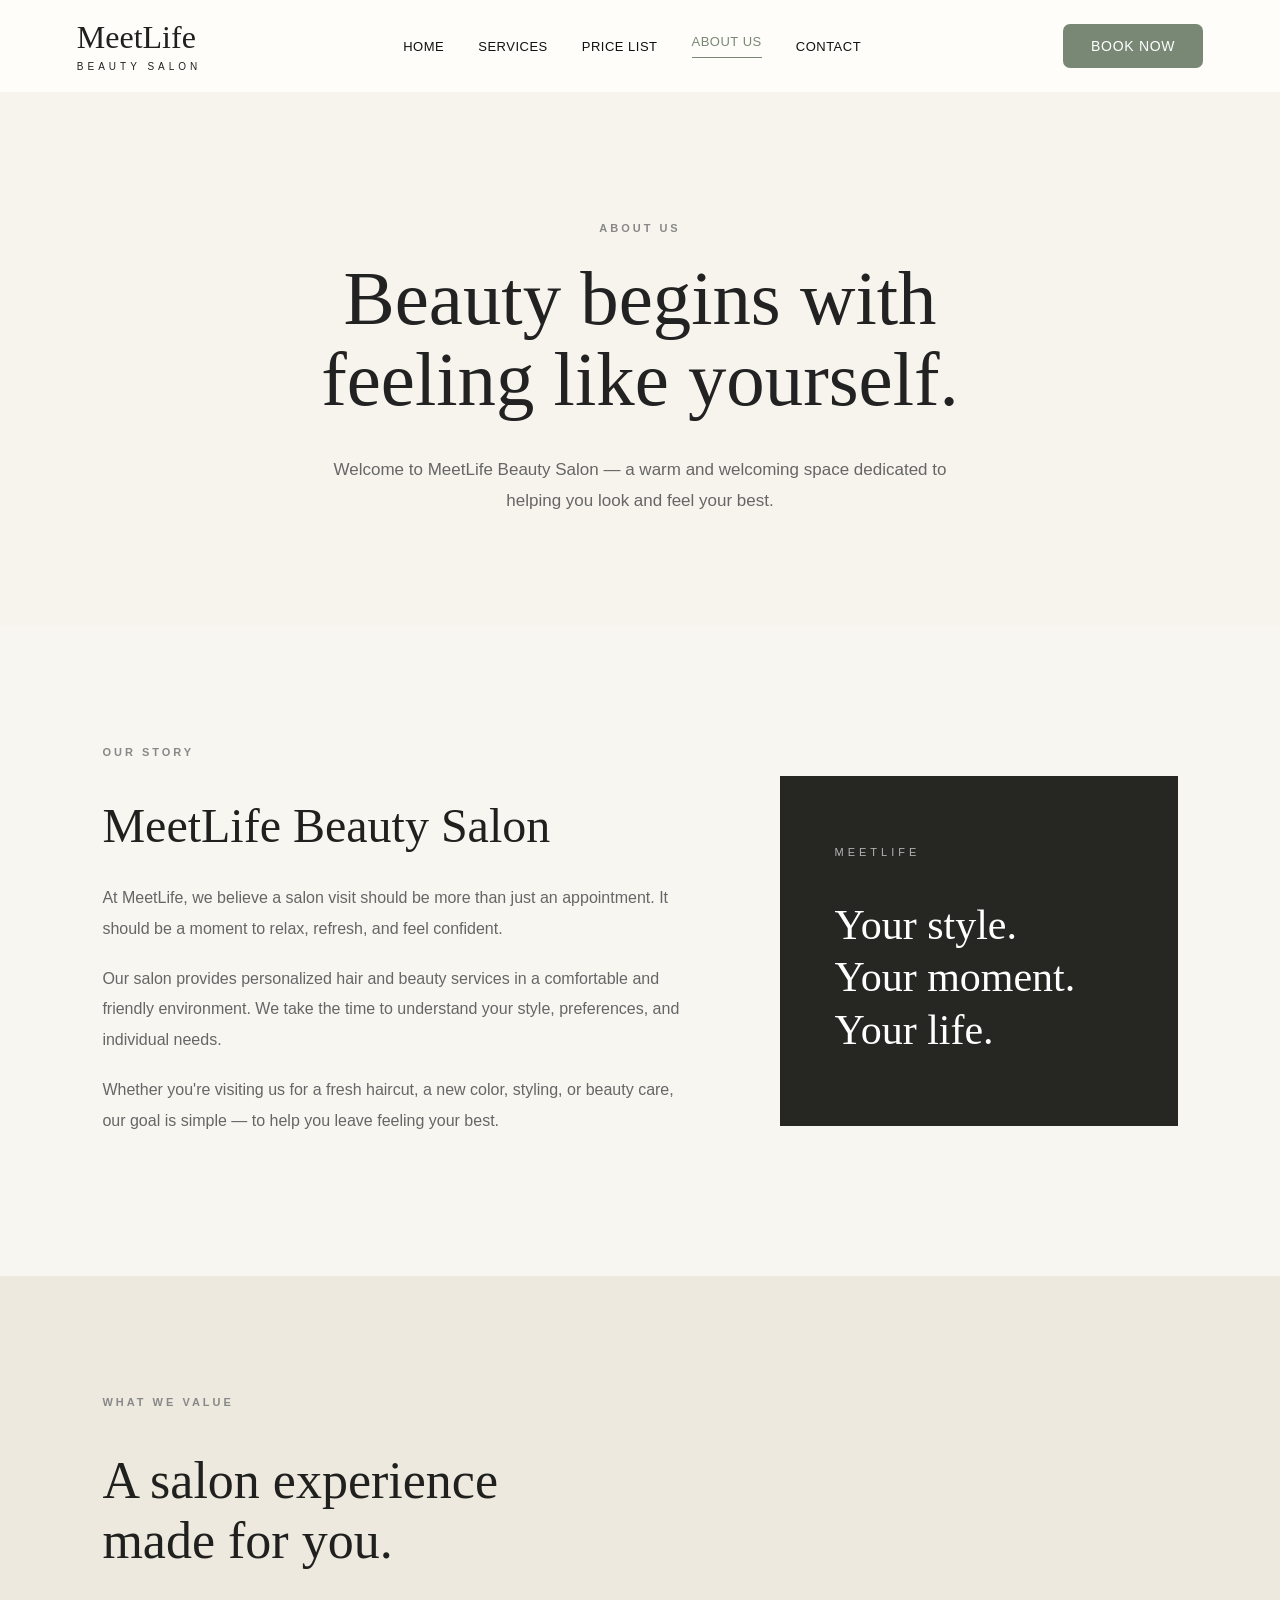
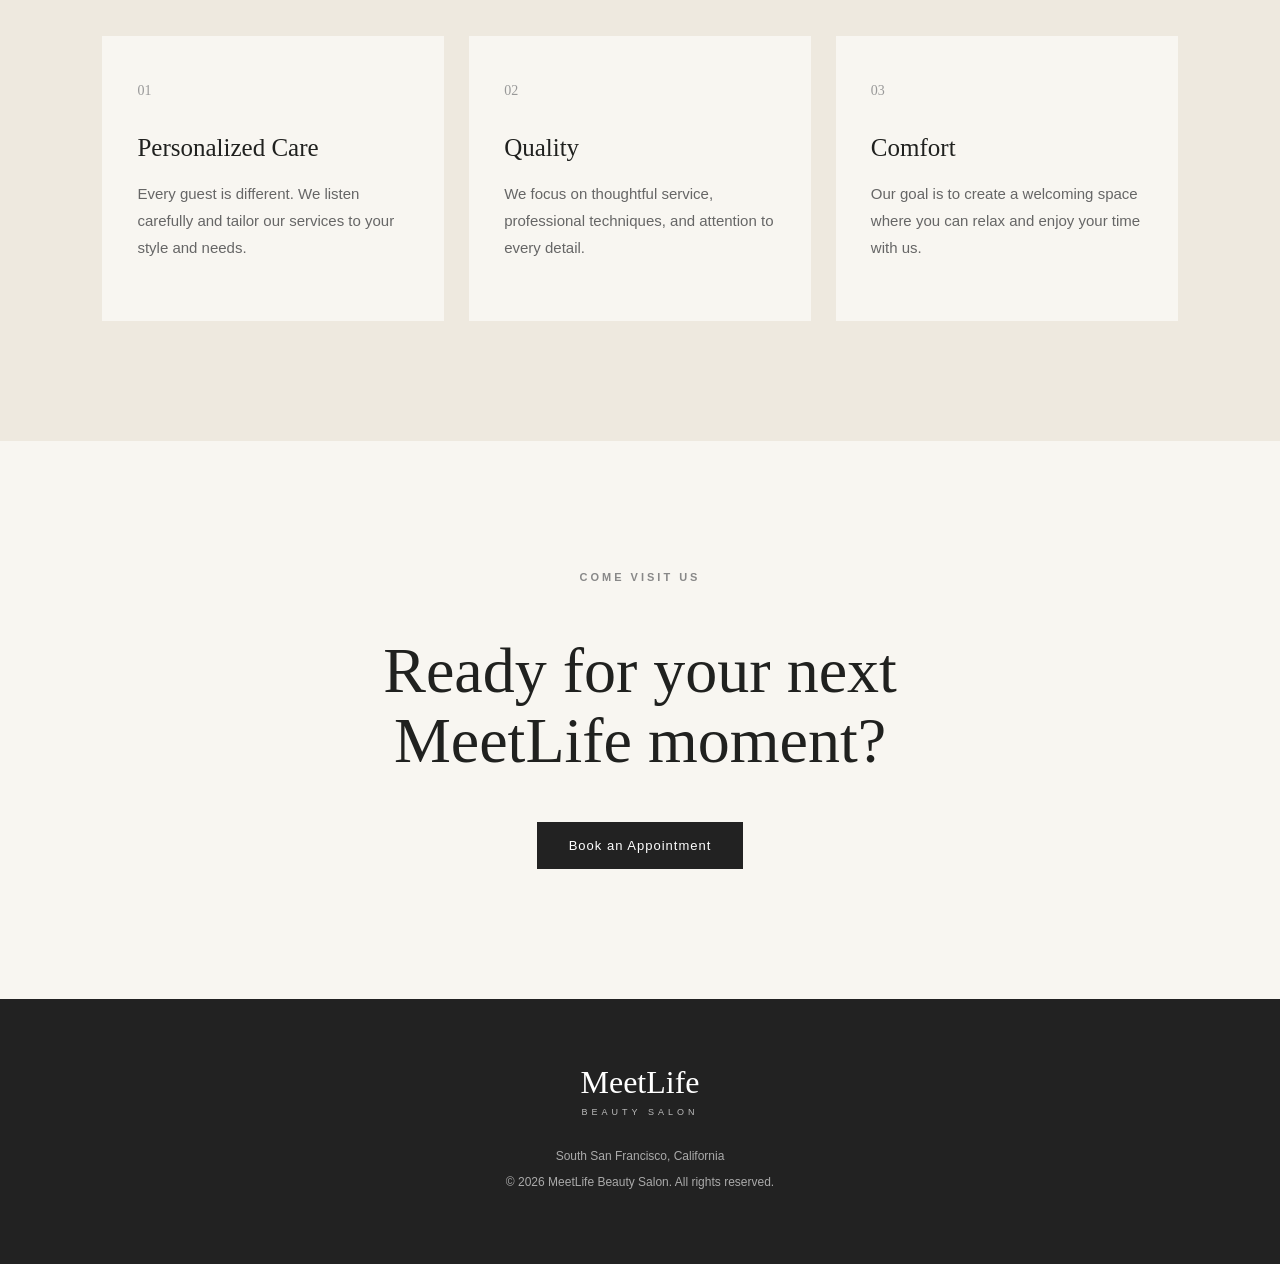
<file: about.html>
<!DOCTYPE html>
<html lang="en">
<head>
  <meta charset="UTF-8" />
  <meta name="viewport" content="width=device-width, initial-scale=1.0" />
  <title>About Us | MeetLife Beauty Salon</title>
  <link rel="stylesheet" href="style.css" />
</head>

<body>

  <!-- HEADER -->
  <header class="site-header">
    <div class="logo-area">
      <h1>MeetLife</h1>
      <span>BEAUTY SALON</span>
    </div>

    <nav>
      <a href="index.html">Home</a>
      <a href="services.html">Services</a>
      <a href="price.html">Price List</a>
      <a href="about.html" class="active">About Us</a>
      <a href="contact.html">Contact</a>
    </nav>

    <a href="https://meetlifebeauty.setmore.com/" class="book-btn">Book Now</a>
  </header>


  <!-- ABOUT HERO -->
  <section class="about-hero">
    <p class="section-label">ABOUT US</p>

    <h2>
      Beauty begins with<br>
      feeling like yourself.
    </h2>

    <p class="about-intro">
      Welcome to MeetLife Beauty Salon — a warm and welcoming space
      dedicated to helping you look and feel your best.
    </p>
  </section>


  <!-- OUR STORY -->
  <section class="about-story">

    <div class="about-story-text">
      <p class="section-label">OUR STORY</p>

      <h2>MeetLife Beauty Salon</h2>

      <p>
        At MeetLife, we believe a salon visit should be more than
        just an appointment. It should be a moment to relax, refresh,
        and feel confident.
      </p>

      <p>
        Our salon provides personalized hair and beauty services
        in a comfortable and friendly environment. We take the time
        to understand your style, preferences, and individual needs.
      </p>

      <p>
        Whether you're visiting us for a fresh haircut, a new color,
        styling, or beauty care, our goal is simple — to help you
        leave feeling your best.
      </p>
    </div>

    <div class="about-quote">
      <span>MEETLIFE</span>

      <h3>
        Your style.<br>
        Your moment.<br>
        Your life.
      </h3>
    </div>

  </section>


  <!-- VALUES -->
  <section class="about-values">

    <div class="values-heading">
      <p class="section-label">WHAT WE VALUE</p>
      <h2>A salon experience<br>made for you.</h2>
    </div>

    <div class="values-grid">

      <div class="value-card">
        <span>01</span>
        <h3>Personalized Care</h3>
        <p>
          Every guest is different. We listen carefully and tailor
          our services to your style and needs.
        </p>
      </div>

      <div class="value-card">
        <span>02</span>
        <h3>Quality</h3>
        <p>
          We focus on thoughtful service, professional techniques,
          and attention to every detail.
        </p>
      </div>

      <div class="value-card">
        <span>03</span>
        <h3>Comfort</h3>
        <p>
          Our goal is to create a welcoming space where you can
          relax and enjoy your time with us.
        </p>
      </div>

    </div>

  </section>


  <!-- CTA -->
  <section class="about-cta">
    <p class="section-label">COME VISIT US</p>

    <h2>
      Ready for your next<br>
      MeetLife moment?
    </h2>

    <a href="https://meetlifebeauty.setmore.com/" class="about-book-btn">Book an Appointment</a>
  </section>


  <!-- FOOTER -->
  <footer class="site-footer">
    <div class="footer-logo">
      <h2>MeetLife</h2>
      <span>BEAUTY SALON</span>
    </div>

    <p>South San Francisco, California</p>

    <p>© 2026 MeetLife Beauty Salon. All rights reserved.</p>
  </footer>

</body>
</html>
</file>
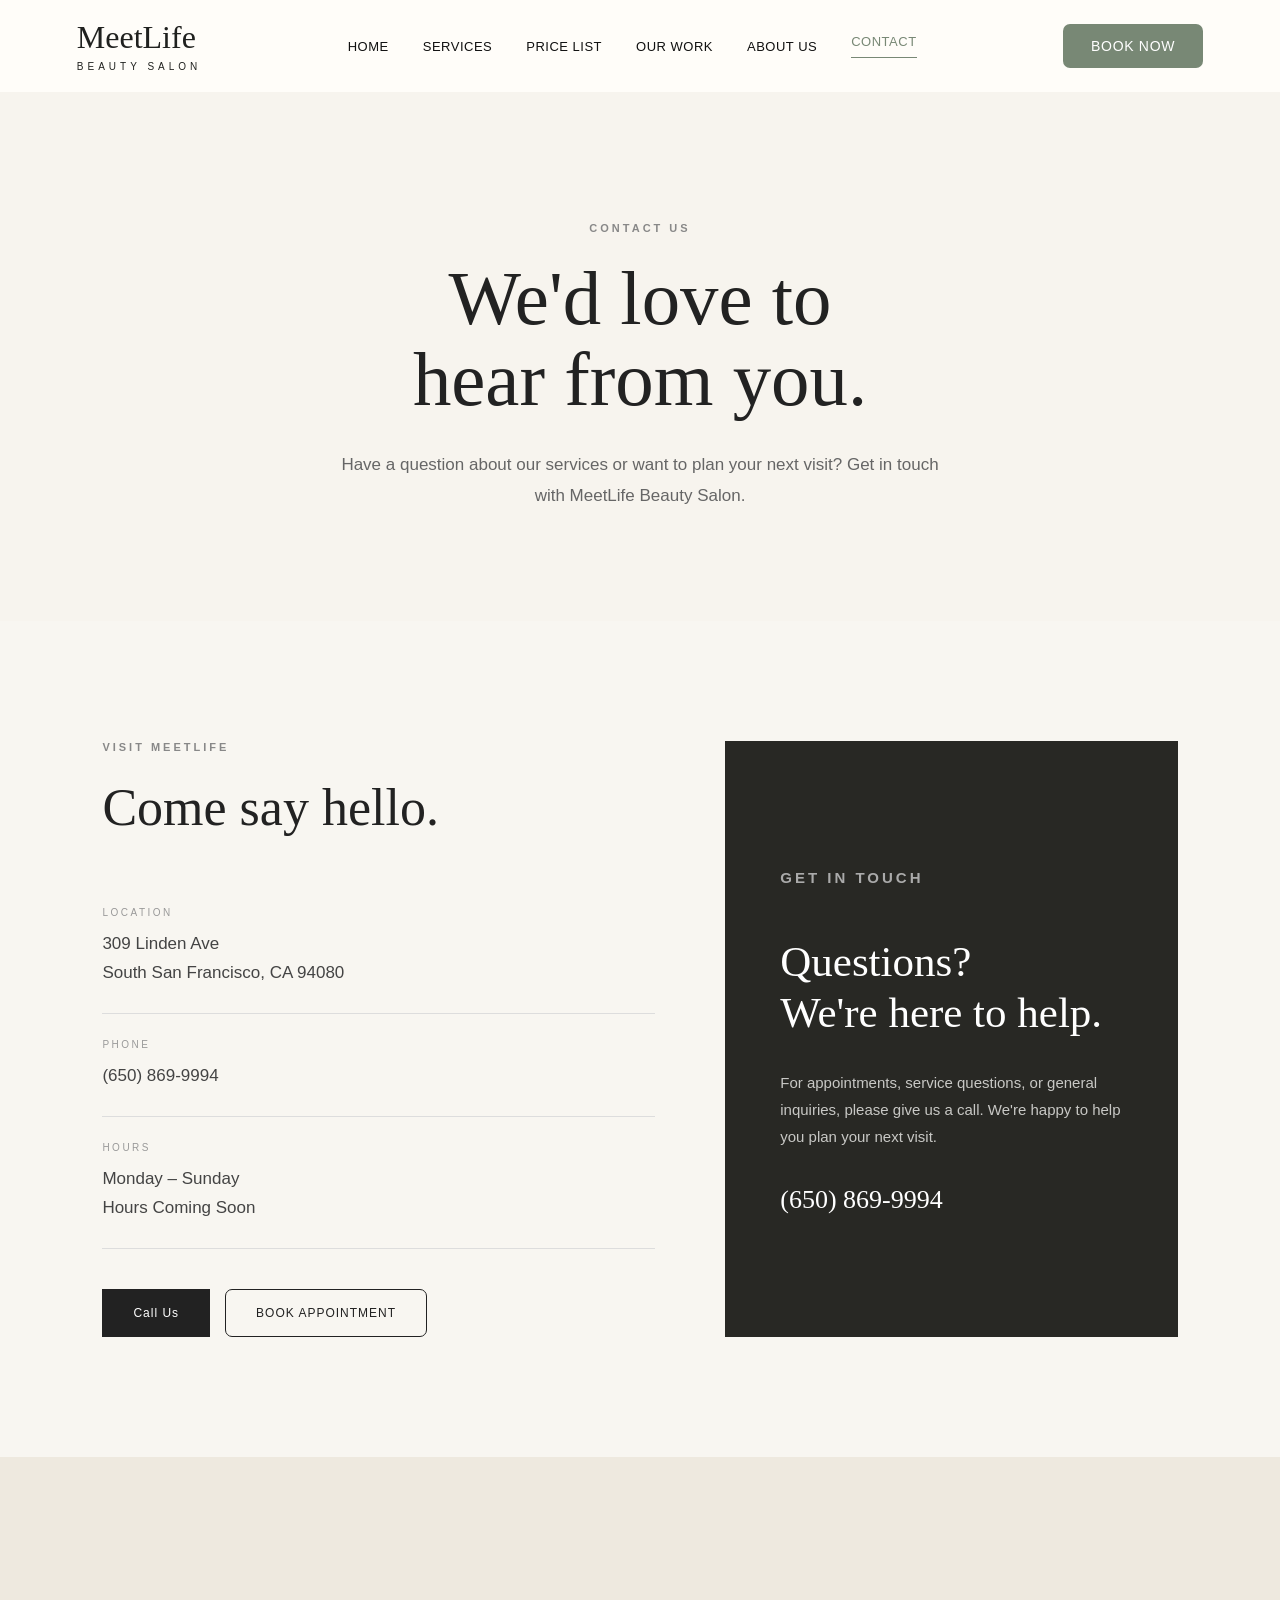
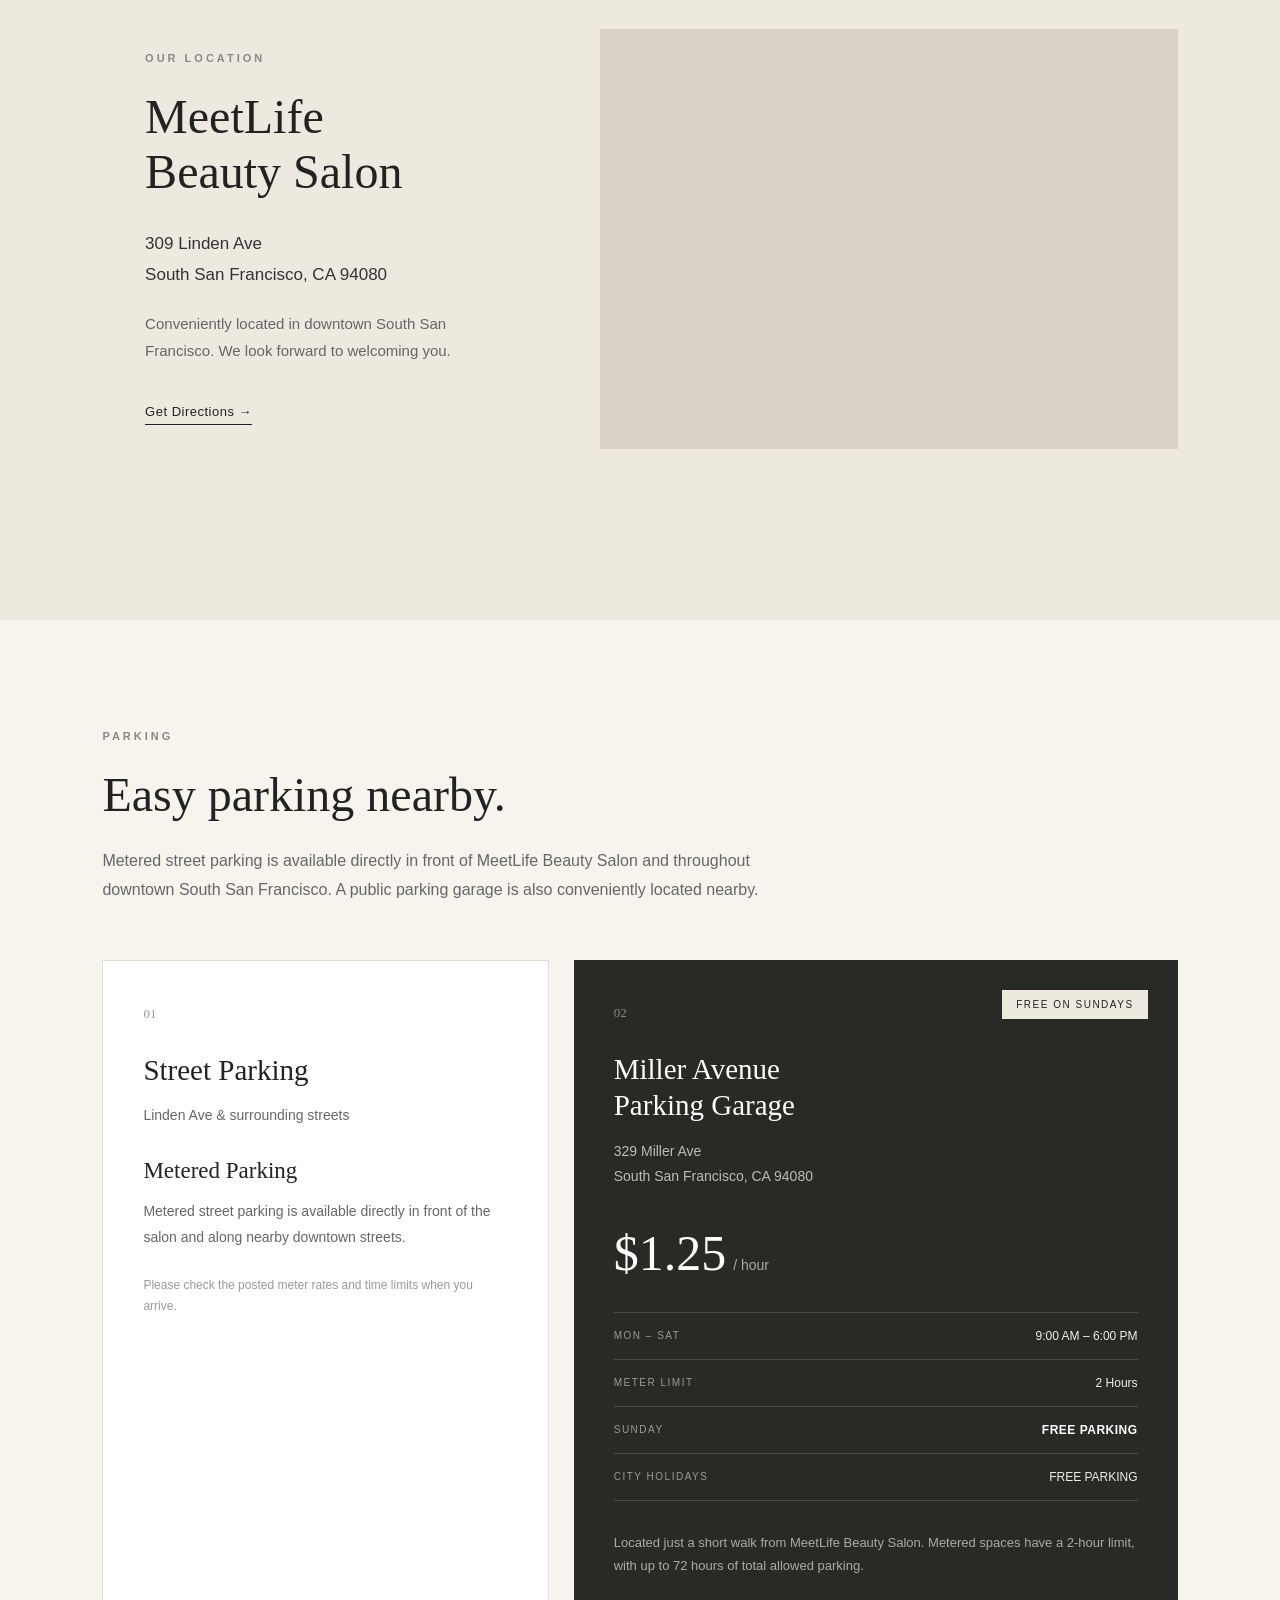
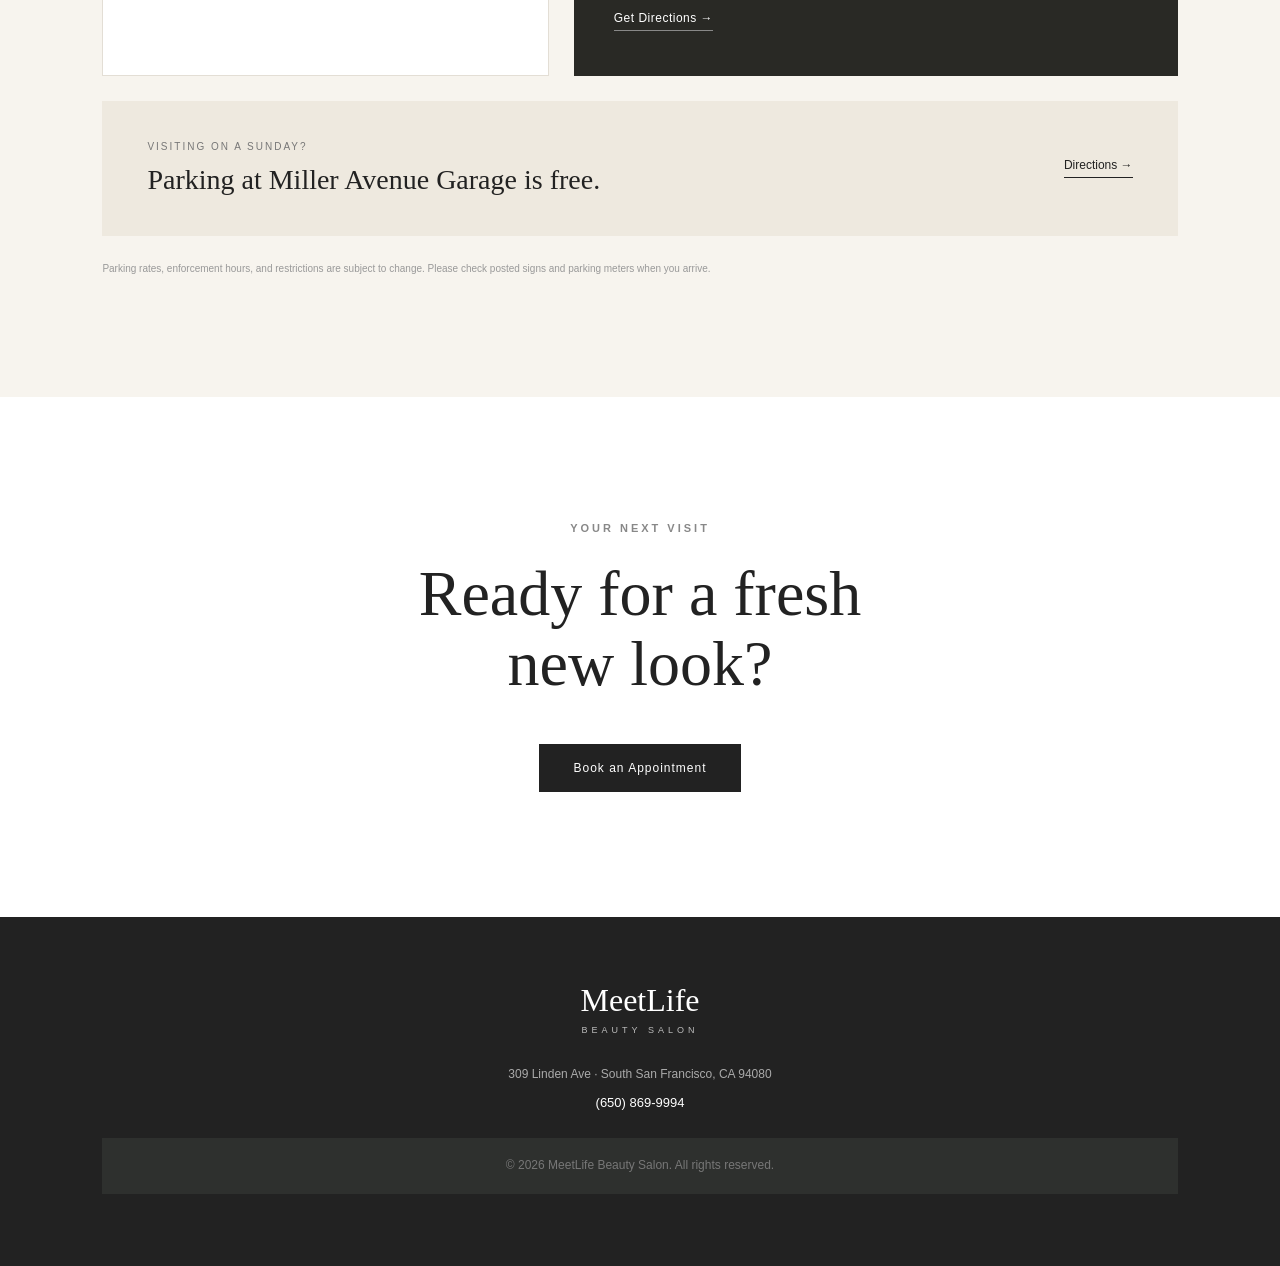
<file: contact.html>
<!DOCTYPE html>
<html lang="en">
<head>
  <meta charset="UTF-8" />
  <meta name="viewport" content="width=device-width, initial-scale=1.0" />

  <title>Contact | MeetLife Beauty Salon</title>

  <meta
    name="description"
    content="Contact MeetLife Beauty Salon in South San Francisco. Visit us at 309 Linden Ave or call (650) 869-9994."
  />

  <link rel="stylesheet" href="style.css" />
</head>

<body>

  <!-- =========================
       HEADER
  ========================== -->
  <header class="site-header">

    <div class="logo-area">
      <h1>MeetLife</h1>
      <span>BEAUTY SALON</span>
    </div>

    <nav>
      <a href="index.html">Home</a>
      <a href="services.html">Services</a>
      <a href="price.html">Price List</a>
      <a href="gallery.html">Our Work</a>
      <a href="about.html">About Us</a>
      <a href="contact.html" class="active">Contact</a>
    </nav>

    <a href="/book" class="book-btn">Book Now</a>

  </header>


  <!-- =========================
       CONTACT HERO
  ========================== -->
  <section class="contact-hero">

    <p class="section-label">CONTACT US</p>

    <h2>
      We'd love to<br>
      hear from you.
    </h2>

    <p class="contact-hero-text">
      Have a question about our services or want to plan your next visit?
      Get in touch with MeetLife Beauty Salon.
    </p>

  </section>


  <!-- =========================
       CONTACT INFORMATION
  ========================== -->
  <section class="contact-section">

    <!-- LEFT -->
    <div class="contact-info">

      <p class="section-label">VISIT MEETLIFE</p>

      <h2>Come say hello.</h2>


      <!-- LOCATION -->
      <div class="contact-item">
        <span>LOCATION</span>

        <p>
          309 Linden Ave<br>
          South San Francisco, CA 94080
        </p>
      </div>


      <!-- PHONE -->
      <div class="contact-item">
        <span>PHONE</span>

        <p>
          <a href="tel:+16508699994">
            (650) 869-9994
          </a>
        </p>
      </div>


      <!-- HOURS -->
      <div class="contact-item">
        <span>HOURS</span>

        <p>
          Monday – Sunday<br>
          Hours Coming Soon
        </p>
      </div>


      <!-- BUTTONS -->
      <div class="contact-buttons">

        <a
          href="tel:+16508699994"
          class="contact-btn"
        >
          Call Us
        </a>

        <a
          href="/book"
          class="contact-btn outline-btn"
        >
          Book Appointment
        </a>

      </div>

    </div>


    <!-- RIGHT CARD -->
    <div class="contact-card">

      <p class="section-label">GET IN TOUCH</p>

      <h3>
        Questions?<br>
        We're here to help.
      </h3>

      <p>
        For appointments, service questions, or general inquiries,
        please give us a call. We're happy to help you plan your next visit.
      </p>

      <a href="tel:+16508699994" class="contact-phone">
        (650) 869-9994
      </a>

    </div>

  </section>


  <!-- =========================
       LOCATION + GOOGLE MAP
  ========================== -->
  <section class="location-section">

    <!-- LOCATION INFO -->
    <div class="location-info">

      <p class="section-label">OUR LOCATION</p>

      <h2>
        MeetLife<br>
        Beauty Salon
      </h2>

      <p class="location-address">
        309 Linden Ave<br>
        South San Francisco, CA 94080
      </p>

      <p class="location-description">
        Conveniently located in downtown South San Francisco.
        We look forward to welcoming you.
      </p>

      <a
        href="https://www.google.com/maps/search/?api=1&query=309+Linden+Ave+South+San+Francisco+CA+94080"
        target="_blank"
        rel="noopener noreferrer"
        class="location-link"
      >
        Get Directions →
      </a>

    </div>


    <!-- GOOGLE MAP -->
    <div class="map-container">

      <iframe
        src="https://www.google.com/maps?q=309+Linden+Ave,+South+San+Francisco,+CA+94080&output=embed"
        width="100%"
        height="100%"
        style="border:0;"
        allowfullscreen=""
        loading="lazy"
        referrerpolicy="no-referrer-when-downgrade"
        title="MeetLife Beauty Salon Location">
      </iframe>

    </div>

  </section>


  <!-- =========================
       PARKING
  ========================== -->
  <section class="parking-section">

    <div class="parking-heading">

      <p class="section-label">PARKING</p>

      <h2>Easy parking nearby.</h2>

      <p>
        Metered street parking is available directly in front of
        MeetLife Beauty Salon and throughout downtown South San Francisco.
        A public parking garage is also conveniently located nearby.
      </p>

    </div>


    <div class="parking-grid">

      <!-- STREET PARKING -->
      <div class="parking-card">

        <span class="parking-number">01</span>

        <h3>Street Parking</h3>

        <p class="parking-location">
          Linden Ave &amp; surrounding streets
        </p>

        <div class="parking-price">
          Metered Parking
        </div>

        <p>
          Metered street parking is available directly in front
          of the salon and along nearby downtown streets.
        </p>

        <p class="parking-small-note">
          Please check the posted meter rates and time limits when you arrive.
        </p>

      </div>


      <!-- MILLER AVENUE GARAGE -->
      <div class="parking-card featured-parking">

        <div class="free-parking-badge">
          FREE ON SUNDAYS
        </div>

        <span class="parking-number">02</span>

        <h3>
          Miller Avenue<br>
          Parking Garage
        </h3>

        <p class="parking-location">
          329 Miller Ave<br>
          South San Francisco, CA 94080
        </p>


        <!-- RATE -->
        <div class="garage-rate">

          <span class="garage-price">
            $1.25
          </span>

          <span class="garage-unit">
            / hour
          </span>

        </div>


        <!-- PARKING DETAILS -->
        <div class="parking-details">

          <div class="parking-detail-row">
            <span>MON – SAT</span>
            <strong>9:00 AM – 6:00 PM</strong>
          </div>

          <div class="parking-detail-row">
            <span>METER LIMIT</span>
            <strong>2 Hours</strong>
          </div>

          <div class="parking-detail-row sunday-row">
            <span>SUNDAY</span>
            <strong>FREE PARKING</strong>
          </div>

          <div class="parking-detail-row">
            <span>CITY HOLIDAYS</span>
            <strong>FREE PARKING</strong>
          </div>

        </div>


        <p class="garage-description">
          Located just a short walk from MeetLife Beauty Salon.
          Metered spaces have a 2-hour limit, with up to 72 hours
          of total allowed parking.
        </p>


        <a
          href="https://www.google.com/maps/search/?api=1&query=329+Miller+Ave+South+San+Francisco+CA+94080"
          target="_blank"
          rel="noopener noreferrer"
          class="parking-link"
        >
          Get Directions →
        </a>

      </div>

    </div>


    <!-- SUNDAY HIGHLIGHT -->
    <div class="sunday-parking-banner">

      <div>

        <span class="sunday-small">
          VISITING ON A SUNDAY?
        </span>

        <h3>
          Parking at Miller Avenue Garage is free.
        </h3>

      </div>

      <a
        href="https://www.google.com/maps/search/?api=1&query=329+Miller+Ave+South+San+Francisco+CA+94080"
        target="_blank"
        rel="noopener noreferrer"
      >
        Directions →
      </a>

    </div>


    <p class="parking-note">
      Parking rates, enforcement hours, and restrictions are subject to change.
      Please check posted signs and parking meters when you arrive.
    </p>

  </section>


  <!-- =========================
       CTA
  ========================== -->
  <section class="contact-cta">

    <p class="section-label">YOUR NEXT VISIT</p>

    <h2>
      Ready for a fresh<br>
      new look?
    </h2>

    <a href="/book" class="contact-book-btn">
      Book an Appointment
    </a>

  </section>


  <!-- =========================
       FOOTER
  ========================== -->
  <footer class="site-footer">

    <div class="footer-logo">

      <h2>MeetLife</h2>

      <span>BEAUTY SALON</span>

    </div>

    <p>
      309 Linden Ave · South San Francisco, CA 94080
    </p>

    <p>
      <a href="tel:+16508699994">
        (650) 869-9994
      </a>
    </p>

    <p class="copyright">
      © 2026 MeetLife Beauty Salon. All rights reserved.
    </p>

  </footer>

</body>
</html>
</file>
<file: style.css>
* {
  box-sizing: border-box;
}

html {
  scroll-behavior: smooth;
}

body {
  margin: 0;
  font-family: Arial, Helvetica, sans-serif;
  background: #f8f6f1;
  color: #20211f;
}


/* HEADER */

.site-header {
  height: 92px;
  padding: 0 6%;
  background: #fffdf9;

  display: flex;
  align-items: center;
  justify-content: space-between;

  position: sticky;
  top: 0;
  z-index: 100;
}

.logo-area h1 {
  margin: 0;
  font-family: Georgia, serif;
  font-size: 32px;
  font-weight: 500;
}

.logo-area span {
  font-size: 10px;
  letter-spacing: 4px;
}

nav {
  display: flex;
  align-items: center;
  gap: 34px;
}

nav a {
  color: #111;
  text-decoration: none;
  text-transform: uppercase;
  font-size: 13px;
  letter-spacing: 0.5px;
}

nav a:hover,
nav a.active {
  color: #788875;
}

nav a.active {
  border-bottom: 1px solid #788875;
  padding-bottom: 8px;
}

.book-btn {
  display: inline-block;

  padding: 14px 28px;

  background: #788875;
  color: white;

  border-radius: 7px;

  text-decoration: none;
  text-transform: uppercase;

  font-size: 14px;
  letter-spacing: 0.7px;

  transition: 0.2s;
}

.book-btn:hover {
  background: #657462;
}


/* HERO */

.hero {
  min-height: 250px;

  background:
    linear-gradient(
      rgba(245, 240, 230, 0.45),
      rgba(245, 240, 230, 0.45)
    ),
    url("salon.jpg");

  background-size: cover;
  background-position: center;

  display: flex;
  justify-content: center;
  align-items: center;

  text-align: center;
}

.hero h2 {
  margin: 0;

  font-family: Georgia, serif;

  font-size: 58px;
  font-weight: 400;
  letter-spacing: 4px;
}

.hero-line {
  width: 60px;
  height: 1px;

  margin: 22px auto;

  background: #333;
}

.hero p {
  font-size: 16px;
  letter-spacing: 0.5px;
}


/* MAIN PRICE AREA */

main {
  max-width: 1400px;
  margin: auto;
  padding: 38px 5% 55px;
}

.price-layout {
  display: grid;
  grid-template-columns: 0.78fr 1.22fr;
  gap: 25px;
}

.price-panel {
  background: #fffdfa;

  border: 1px solid #ddd8cd;
  border-radius: 10px;

  padding: 30px 26px;
}

.section-title {
  display: flex;
  align-items: center;
  justify-content: center;
  gap: 18px;

  margin-bottom: 25px;
}

.section-title h2 {
  margin: 0;

  font-family: Georgia, serif;
  font-size: 28px;
  font-weight: 400;

  letter-spacing: 1px;
}

.section-title span {
  color: #809176;
}


/* HAIR */

.price-row {
  display: flex;
  justify-content: space-between;
  align-items: center;

  gap: 20px;

  padding: 18px 4px;

  border-bottom: 1px dotted #d6d1c8;

  font-size: 16px;
}

.price-row strong {
  white-space: nowrap;
  font-weight: 500;
}

.note {
  background: #efede6;

  padding: 18px 20px;
  margin-top: 28px;

  border-radius: 7px;

  font-size: 12px;
  line-height: 1.6;
}


/* WAXING */

.wax-grid {
  display: grid;
  grid-template-columns: 1fr 1fr;

  gap: 12px;
}

.wax-card {
  border: 1px solid #dedbd2;
  border-radius: 9px;

  overflow: hidden;

  background: #fff;
}

.full-width {
  margin-bottom: 12px;
}

.wax-card h3 {
  margin: 0;

  padding: 16px 24px;

  background: #eeeee8;

  font-family: Georgia, serif;

  font-size: 21px;
  font-weight: 400;
  letter-spacing: 1px;
}

.small-row {
  display: flex;
  align-items: center;

  padding: 8px 25px;

  font-size: 14px;
}

.small-row span {
  white-space: nowrap;
}

.small-row span::after {
  content: "";

  display: inline-block;

  width: 100px;

  margin: 0 10px;

  border-bottom: 1px dotted #ddd;
}

.small-row strong {
  margin-left: auto;
  white-space: nowrap;
  font-weight: 500;
}

.wax-card {
  padding-bottom: 14px;
}


/* SALON INFO */

.salon-info {
  text-align: center;

  padding: 22px;

  background: #eeeee8;
}

.salon-info h3 {
  background: transparent;
  padding: 0;

  font-family: Arial, Helvetica, sans-serif;
  font-size: 16px;
}

.salon-info p {
  line-height: 1.5;
  font-size: 13px;
}

.mini-line {
  width: 40px;

  border-bottom: 1px solid #758271;

  margin: 18px auto;
}


/* BOOKING */

.booking-box {
  margin: 35px auto 0;

  max-width: 1100px;

  padding: 22px 70px;

  background: #fffdfa;

  border: 1px solid #ddd8cd;
  border-radius: 10px;

  display: flex;
  align-items: center;
  justify-content: space-between;
}

.booking-box h2 {
  font-family: Georgia, serif;

  margin: 0 0 6px;

  font-weight: 400;
  letter-spacing: 1px;
}

.booking-box p {
  margin: 0;
  font-size: 14px;
}


/* FOOTER */

footer {
  background: #7e8d78;
  color: white;
}

.footer-grid {
  max-width: 1300px;
  margin: auto;

  padding: 45px 6%;

  display: grid;
  grid-template-columns: 1.2fr 1fr 1.4fr 1fr;

  gap: 50px;
}

footer h2 {
  font-family: Georgia, serif;

  font-size: 34px;
  font-weight: 400;

  margin: 0;
}

.footer-brand {
  font-size: 10px;
  letter-spacing: 4px;
}

footer h3 {
  font-size: 13px;

  font-weight: 500;
}

footer p,
footer a {
  color: white;

  font-size: 13px;
  line-height: 1.6;

  text-decoration: none;
}

footer a {
  display: block;
  margin: 8px 0;
}

.copyright {
  text-align: center;

  padding: 18px;

  background: #2e302e;

  font-size: 12px;
}


/* MOBILE */

@media (max-width: 950px) {

  .site-header {
    height: auto;

    padding: 18px 5%;

    flex-wrap: wrap;
    gap: 15px;
  }

  nav {
    order: 3;
    width: 100%;

    overflow-x: auto;

    gap: 18px;
  }

  .hero h2 {
    font-size: 42px;
  }

  .price-layout {
    grid-template-columns: 1fr;
  }

  .footer-grid {
    grid-template-columns: 1fr 1fr;
  }
}


@media (max-width: 600px) {

  main {
    padding-left: 15px;
    padding-right: 15px;
  }

  .logo-area h1 {
    font-size: 26px;
  }

  .site-header > .book-btn {
    padding: 10px 16px;
    font-size: 12px;
  }

  nav a {
    font-size: 11px;
  }

  .hero {
    min-height: 190px;
  }

  .hero h2 {
    font-size: 36px;
  }

  .section-title h2 {
    font-size: 22px;
  }

  .price-panel {
    padding: 22px 16px;
  }

  .price-row {
    font-size: 14px;
  }

  .wax-grid {
    grid-template-columns: 1fr;
  }

  .small-row {
    padding-left: 18px;
    padding-right: 18px;
  }

  .small-row span::after {
    display: none;
  }

  .booking-box {
    padding: 25px;

    flex-direction: column;

    align-items: flex-start;

    gap: 20px;
  }

  .footer-grid {
    grid-template-columns: 1fr;

    gap: 25px;
  }
}


/* =========================
   HOME PAGE
========================= */


/* LOGO LINK */

.logo-area {
  color: #20211f;
  text-decoration: none;
}


/* HOME HERO */

.home-hero {
  min-height: 680px;

  background:
    linear-gradient(
      rgba(25, 28, 24, 0.26),
      rgba(25, 28, 24, 0.32)
    ),
    url("salon-hero.jpg");

  background-size: cover;
  background-position: center;

  display: flex;
  align-items: center;
  justify-content: center;

  text-align: center;

  color: white;

  padding: 80px 20px;
}


.home-hero-overlay {
  max-width: 850px;
}


.hero-small-text {
  margin: 0 0 15px;

  font-size: 12px;

  letter-spacing: 5px;
}


.home-hero h1 {
  margin: 0;

  font-family: Georgia, serif;

  font-size: 86px;
  font-weight: 400;

  line-height: 1;
}


.hero-brand {
  display: block;

  margin-top: 10px;

  font-size: 12px;

  letter-spacing: 7px;
}


.home-hero .hero-line {
  background: white;

  width: 65px;

  margin: 30px auto;
}


.home-hero h2 {
  margin: 0;

  font-family: Georgia, serif;

  font-size: 42px;
  font-weight: 400;

  line-height: 1.25;
}


.hero-description {
  max-width: 550px;

  margin: 20px auto 30px;

  font-size: 16px;

  line-height: 1.7;
}


.hero-buttons {
  display: flex;

  justify-content: center;

  gap: 14px;

  flex-wrap: wrap;
}


.outline-btn {
  display: inline-block;

  padding: 13px 27px;

  border: 1px solid #788875;

  border-radius: 7px;

  color: #596555;

  background: transparent;

  text-decoration: none;

  text-transform: uppercase;

  font-size: 14px;

  letter-spacing: 0.7px;

  transition: 0.2s;
}


.outline-btn:hover {
  background: #788875;

  color: white;
}


.home-hero .outline-btn {
  border-color: white;

  color: white;
}


.home-hero .outline-btn:hover {
  background: white;

  color: #53604f;
}


/* SECTION COMMON */

.section-label {
  margin: 0 0 12px;

  color: #788875;

  font-size: 11px;

  letter-spacing: 4px;

  font-weight: 600;
}


.title-line {
  width: 50px;

  border-bottom: 1px solid #788875;

  margin: 22px auto;
}


.left-line {
  margin-left: 0;
}


.home-section-heading {
  max-width: 700px;

  margin: 0 auto 50px;

  text-align: center;
}


.home-section-heading h2 {
  margin: 0;

  font-family: Georgia, serif;

  font-size: 44px;

  font-weight: 400;
}


.home-section-heading > p:last-child {
  color: #686b66;

  line-height: 1.7;
}


/* WELCOME */

.welcome-section {
  max-width: 1250px;

  margin: auto;

  padding: 100px 6%;

  display: grid;

  grid-template-columns: 1fr 1fr;

  align-items: center;

  gap: 80px;
}


.welcome-image img {
  display: block;

  width: 100%;

  height: 540px;

  object-fit: cover;

  border-radius: 6px;
}


.welcome-content h2 {
  margin: 0;

  font-family: Georgia, serif;

  font-size: 48px;

  font-weight: 400;

  line-height: 1.15;
}


.welcome-content .title-line {
  margin-left: 0;
}


.welcome-content > p:not(.section-label) {
  color: #62655f;

  font-size: 15px;

  line-height: 1.9;
}


.text-link {
  display: inline-block;

  margin-top: 10px;

  color: #657462;

  text-decoration: none;

  text-transform: uppercase;

  letter-spacing: 1px;

  font-size: 12px;

  font-weight: 600;
}


/* SERVICES */

.home-services {
  padding: 100px 6%;

  background: #efede6;
}


.service-grid {
  max-width: 1250px;

  margin: auto;

  display: grid;

  grid-template-columns: repeat(3, 1fr);

  gap: 20px;
}


.service-card {
  min-height: 310px;

  background: #fffdf9;

  border: 1px solid #ddd8cd;

  border-radius: 8px;

  padding: 40px 32px;

  transition:
    transform 0.25s,
    box-shadow 0.25s;
}


.service-card:hover {
  transform: translateY(-5px);

  box-shadow:
    0 12px 32px
    rgba(40, 45, 38, 0.08);
}


.service-icon {
  width: 52px;
  height: 52px;

  border: 1px solid #9ba695;

  border-radius: 50%;

  display: flex;

  align-items: center;
  justify-content: center;

  margin-bottom: 28px;

  color: #788875;

  font-family: Georgia, serif;

  font-size: 24px;
}


.service-card h3 {
  margin: 0 0 16px;

  font-family: Georgia, serif;

  font-size: 25px;

  font-weight: 400;
}


.service-card p {
  min-height: 74px;

  color: #676a64;

  font-size: 14px;

  line-height: 1.75;
}


.service-card a {
  color: #687765;

  text-decoration: none;

  text-transform: uppercase;

  font-size: 11px;

  letter-spacing: 1px;

  font-weight: 600;
}


.walkin-card {
  background: #e4e8e0;
}


/* EXPERIENCE */

.experience-section {
  min-height: 510px;

  padding: 90px 6%;

  background:
    linear-gradient(
      rgba(62, 72, 59, 0.75),
      rgba(62, 72, 59, 0.75)
    ),
    url("salon-detail.jpg");

  background-size: cover;
  background-position: center;

  display: flex;

  align-items: center;

  justify-content: center;

  color: white;

  text-align: center;
}


.experience-content {
  max-width: 700px;
}


.experience-content .section-label {
  color: #f4f2ea;
}


.experience-content h2 {
  margin: 0;

  font-family: Georgia, serif;

  font-size: 50px;

  font-weight: 400;
}


.experience-content p:not(.section-label) {
  margin: 20px auto 30px;

  max-width: 600px;

  line-height: 1.8;

  color: #f2f2ee;
}


.light-line {
  border-color: white;
}


.light-btn {
  display: inline-block;

  padding: 14px 28px;

  border: 1px solid white;

  border-radius: 7px;

  color: white;

  text-decoration: none;

  text-transform: uppercase;

  font-size: 13px;

  letter-spacing: 1px;
}


.light-btn:hover {
  background: white;

  color: #667163;
}


/* WHY */

.why-section {
  padding: 100px 6%;

  background: #fffdf9;
}


.why-grid {
  max-width: 1100px;

  margin: auto;

  display: grid;

  grid-template-columns: repeat(3, 1fr);

  gap: 60px;
}


.why-item {
  text-align: center;
}


.why-item > span {
  display: block;

  margin-bottom: 18px;

  color: #a5aea0;

  font-family: Georgia, serif;

  font-size: 30px;
}


.why-item h3 {
  margin: 0 0 12px;

  font-family: Georgia, serif;

  font-size: 22px;

  font-weight: 400;
}


.why-item p {
  color: #686b66;

  font-size: 14px;

  line-height: 1.7;
}


/* LOCATION */

.location-section {
  display: grid;

  grid-template-columns: 0.8fr 1.2fr;

  background: #efede6;
}


.location-info {
  padding: 85px 10%;
}


.location-info h2 {
  margin: 0;

  font-family: Georgia, serif;

  font-size: 42px;

  font-weight: 400;

  line-height: 1.2;
}


.location-detail {
  margin: 25px 0;
}


.location-detail h3 {
  margin: 0 0 6px;

  font-size: 11px;

  letter-spacing: 2px;

  text-transform: uppercase;
}


.location-detail p,
.location-detail a {
  margin: 0;

  color: #565b54;

  text-decoration: none;

  font-size: 14px;

  line-height: 1.7;
}


.location-buttons {
  display: flex;

  flex-wrap: wrap;

  gap: 12px;

  margin-top: 30px;
}


.location-map iframe {
  width: 100%;

  height: 100%;

  min-height: 600px;

  border: 0;
}


/* BOOKING CTA */

.home-booking {
  max-width: 1150px;

  margin: 70px auto;

  padding: 45px 60px;

  background: #fffdf9;

  border: 1px solid #ddd8cd;

  border-radius: 10px;

  display: flex;

  align-items: center;

  justify-content: space-between;

  gap: 40px;
}


.home-booking h2 {
  margin: 0 0 10px;

  font-family: Georgia, serif;

  font-size: 34px;

  font-weight: 400;
}


.home-booking > div > p:last-child {
  margin-bottom: 0;

  color: #686b66;
}


/* RESPONSIVE */

@media (max-width: 950px) {

  .home-hero {
    min-height: 570px;
  }

  .home-hero h1 {
    font-size: 68px;
  }

  .home-hero h2 {
    font-size: 36px;
  }

  .welcome-section {
    grid-template-columns: 1fr;

    gap: 40px;

    padding-top: 70px;
    padding-bottom: 70px;
  }

  .welcome-image img {
    height: 450px;
  }

  .service-grid {
    grid-template-columns: 1fr 1fr;
  }

  .why-grid {
    gap: 30px;
  }

  .location-section {
    grid-template-columns: 1fr;
  }

  .location-map iframe {
    min-height: 400px;
  }
}


@media (max-width: 600px) {

  .home-hero {
    min-height: 520px;

    padding: 60px 18px;
  }

  .home-hero h1 {
    font-size: 52px;
  }

  .hero-brand {
    letter-spacing: 5px;
  }

  .home-hero h2 {
    font-size: 30px;
  }

  .hero-description {
    font-size: 14px;
  }

  .hero-buttons {
    flex-direction: column;

    align-items: center;
  }

  .hero-buttons a {
    width: 220px;

    text-align: center;
  }

  .welcome-section {
    padding-left: 20px;
    padding-right: 20px;
  }

  .welcome-image img {
    height: 330px;
  }

  .welcome-content h2,
  .home-section-heading h2,
  .experience-content h2 {
    font-size: 34px;
  }

  .home-services,
  .why-section {
    padding:
      70px 20px;
  }

  .service-grid {
    grid-template-columns: 1fr;
  }

  .service-card {
    min-height: auto;
  }

  .why-grid {
    grid-template-columns: 1fr;

    gap: 45px;
  }

  .location-info {
    padding: 65px 25px;
  }

  .location-info h2 {
    font-size: 34px;
  }

  .location-map iframe {
    min-height: 330px;
  }

  .home-booking {
    margin:
      45px 15px;

    padding:
      35px 25px;

    flex-direction: column;

    align-items: flex-start;
  }

  .home-booking h2 {
    font-size: 28px;
  }
}

/* =========================
   SERVICES PAGE
========================= */

.services-hero {
  min-height: 430px;

  background:
    linear-gradient(
      rgba(40, 46, 38, 0.48),
      rgba(40, 46, 38, 0.48)
    ),
    url("services-hero.jpg");

  background-size: cover;
  background-position: center;

  display: flex;
  align-items: center;
  justify-content: center;

  padding: 70px 20px;

  text-align: center;
  color: white;
}


.services-hero-overlay {
  max-width: 750px;
}


.services-hero h1 {
  margin: 0;

  font-family: Georgia, serif;
  font-size: 62px;
  font-weight: 400;

  letter-spacing: 2px;
}


.services-hero p:last-child {
  max-width: 560px;

  margin: auto;

  font-size: 16px;
  line-height: 1.7;
}


.light-label {
  color: #f4f2ea;
}


/* INTRO */

.services-intro {
  max-width: 760px;

  margin: auto;

  padding: 90px 25px;

  text-align: center;
}


.services-intro h2 {
  margin: 0;

  font-family: Georgia, serif;

  font-size: 44px;
  font-weight: 400;
}


.services-intro > p:last-child {
  color: #676a64;

  font-size: 15px;

  line-height: 1.9;
}


/* SERVICE FEATURE */

.service-feature {
  max-width: 1250px;

  margin: 0 auto 80px;

  padding: 0 5%;

  display: grid;

  grid-template-columns: 1fr 1fr;

  align-items: center;

  gap: 75px;
}


.service-feature-image img {
  display: block;

  width: 100%;
  height: 520px;

  object-fit: cover;

  border-radius: 8px;
}


.service-feature-content h2 {
  margin: 0;

  font-family: Georgia, serif;

  font-size: 42px;
  font-weight: 400;
}


.service-feature-content p {
  color: #686b66;

  line-height: 1.8;

  font-size: 15px;
}


.reverse-service .service-feature-image {
  order: 2;
}


.reverse-service .service-feature-content {
  order: 1;
}


/* SERVICE LIST */

.service-list {
  margin: 28px 0;

  display: grid;

  grid-template-columns: 1fr 1fr;

  gap: 0;
}


.service-list span {
  padding: 14px 5px;

  border-bottom: 1px solid #ddd8cd;

  color: #454843;

  font-size: 14px;
}


.service-list span:nth-child(odd) {
  margin-right: 22px;
}


.service-note {
  font-size: 12px !important;

  font-style: italic;

  color: #878b83 !important;
}


/* WAXING SERVICES */

.waxing-service-section {
  padding: 95px 6%;

  background: #efede6;
}


.wax-service-grid {
  max-width: 1150px;

  margin: auto;

  display: grid;

  grid-template-columns: repeat(3, 1fr);

  gap: 18px;
}


.wax-service-card {
  min-height: 200px;

  padding: 34px 30px;

  background: #fffdf9;

  border: 1px solid #ddd8cd;

  border-radius: 8px;
}


.wax-service-card h3 {
  margin: 0 0 15px;

  font-family: Georgia, serif;

  font-size: 24px;
  font-weight: 400;
}


.wax-service-card p {
  color: #686b66;

  line-height: 1.7;

  font-size: 14px;
}


.wax-service-card a {
  color: #657462;

  text-decoration: none;

  text-transform: uppercase;

  letter-spacing: 1px;

  font-size: 11px;
}


.price-card {
  background: #dfe5db;
}


/* CONSULTATION */

.consultation-section {
  padding: 65px 8%;

  background: #788875;

  color: white;

  display: flex;

  justify-content: center;
  align-items: center;

  gap: 90px;
}


.consultation-section > div {
  max-width: 680px;
}


.consultation-section h2 {
  margin: 0 0 15px;

  font-family: Georgia, serif;

  font-size: 40px;
  font-weight: 400;
}


.consultation-section p:last-child {
  margin-bottom: 0;

  line-height: 1.8;

  font-size: 14px;

  color: #f2f3ef;
}


/* TABLET */

@media (max-width: 950px) {

  .services-hero h1 {
    font-size: 50px;
  }

  .service-feature {
    gap: 40px;
  }

  .service-feature-image img {
    height: 430px;
  }

  .service-feature-content h2 {
    font-size: 36px;
  }

  .wax-service-grid {
    grid-template-columns: 1fr 1fr;
  }

  .consultation-section {
    gap: 40px;
  }
}


/* MOBILE */

@media (max-width: 650px) {

  .services-hero {
    min-height: 340px;
  }

  .services-hero h1 {
    font-size: 40px;
  }

  .services-intro {
    padding-top: 65px;
    padding-bottom: 65px;
  }

  .services-intro h2 {
    font-size: 34px;
  }

  .service-feature {
    grid-template-columns: 1fr;

    gap: 30px;

    margin-bottom: 65px;

    padding-left: 20px;
    padding-right: 20px;
  }

  .reverse-service .service-feature-image,
  .reverse-service .service-feature-content {
    order: initial;
  }

  .service-feature-image img {
    height: 340px;
  }

  .service-feature-content h2 {
    font-size: 32px;
  }

  .service-list {
    grid-template-columns: 1fr;
  }

  .service-list span:nth-child(odd) {
    margin-right: 0;
  }

  .waxing-service-section {
    padding: 70px 20px;
  }

  .wax-service-grid {
    grid-template-columns: 1fr;
  }

  .consultation-section {
    padding: 55px 25px;

    flex-direction: column;

    align-items: flex-start;

    gap: 25px;
  }

  .consultation-section h2 {
    font-size: 32px;
  }
}

/* =========================
   ABOUT US PAGE
========================= */

.about-hero {
  padding: 130px 8% 110px;
  text-align: center;
  background: #f7f4ee;
}

.section-label {
  font-size: 12px;
  letter-spacing: 3px;
  text-transform: uppercase;
  margin-bottom: 25px;
  color: #777;
}

.about-hero h2 {
  font-family: Georgia, serif;
  font-size: clamp(46px, 6vw, 82px);
  font-weight: 400;
  line-height: 1.05;
  margin: 0 auto 35px;
  color: #222;
}

.about-intro {
  max-width: 650px;
  margin: 0 auto;
  font-size: 17px;
  line-height: 1.8;
  color: #666;
}


/* OUR STORY */

.about-story {
  display: grid;
  grid-template-columns: 1.2fr 0.8fr;
  gap: 80px;
  padding: 120px 8%;
  align-items: center;
}

.about-story-text {
  max-width: 650px;
}

.about-story-text h2 {
  font-family: Georgia, serif;
  font-size: 48px;
  font-weight: 400;
  margin-bottom: 30px;
}

.about-story-text p:not(.section-label) {
  font-size: 16px;
  line-height: 1.9;
  color: #666;
  margin-bottom: 20px;
}


/* QUOTE BOX */

.about-quote {
  background: #262622;
  color: white;
  padding: 70px 55px;
  min-height: 350px;
  display: flex;
  flex-direction: column;
  justify-content: space-between;
}

.about-quote span {
  font-size: 11px;
  letter-spacing: 4px;
  opacity: 0.65;
}

.about-quote h3 {
  font-family: Georgia, serif;
  font-size: 42px;
  font-weight: 400;
  line-height: 1.25;
  margin: 0;
}


/* VALUES */

.about-values {
  background: #eee9df;
  padding: 120px 8%;
}

.values-heading {
  margin-bottom: 65px;
}

.values-heading h2 {
  font-family: Georgia, serif;
  font-size: 52px;
  font-weight: 400;
  line-height: 1.15;
}

.values-grid {
  display: grid;
  grid-template-columns: repeat(3, 1fr);
  gap: 25px;
}

.value-card {
  background: #f8f6f1;
  padding: 45px 35px;
  min-height: 250px;
}

.value-card span {
  font-family: Georgia, serif;
  font-size: 14px;
  color: #999;
}

.value-card h3 {
  font-family: Georgia, serif;
  font-size: 25px;
  font-weight: 400;
  margin: 35px 0 18px;
}

.value-card p {
  color: #666;
  line-height: 1.8;
  font-size: 15px;
}


/* CTA */

.about-cta {
  text-align: center;
  padding: 130px 20px;
}

.about-cta h2 {
  font-family: Georgia, serif;
  font-size: clamp(42px, 5vw, 65px);
  font-weight: 400;
  line-height: 1.1;
  margin-bottom: 45px;
}

.about-book-btn {
  display: inline-block;
  padding: 16px 32px;
  background: #222;
  color: white;
  text-decoration: none;
  font-size: 13px;
  letter-spacing: 1px;
  transition: 0.3s ease;
}

.about-book-btn:hover {
  background: #555;
}


/* FOOTER */

.site-footer {
  background: #222;
  color: #fff;
  padding: 65px 8%;
  text-align: center;
}

.footer-logo h2 {
  font-family: Georgia, serif;
  font-size: 32px;
  font-weight: 400;
  margin: 0;
}

.footer-logo span {
  display: block;
  font-size: 9px;
  letter-spacing: 4px;
  margin-top: 5px;
  margin-bottom: 30px;
}

.site-footer p {
  color: #aaa;
  font-size: 12px;
  margin: 8px 0;
}


/* MOBILE */

@media (max-width: 800px) {

  .about-hero {
    padding: 90px 6% 75px;
  }

  .about-story {
    grid-template-columns: 1fr;
    gap: 45px;
    padding: 80px 7%;
  }

  .about-story-text h2 {
    font-size: 38px;
  }

  .about-quote {
    min-height: 280px;
    padding: 50px 35px;
  }

  .about-quote h3 {
    font-size: 34px;
  }

  .about-values {
    padding: 80px 7%;
  }

  .values-heading h2 {
    font-size: 39px;
  }

  .values-grid {
    grid-template-columns: 1fr;
  }

  .about-cta {
    padding: 90px 7%;
  }
}

/* =========================================
   CONTACT PAGE
========================================= */


/* HERO */

.contact-hero {
  background: #f7f4ee;
  text-align: center;
  padding: 130px 8% 110px;
}

.section-label {
  font-size: 11px;
  letter-spacing: 3px;
  text-transform: uppercase;
  color: #888;
  margin-bottom: 25px;
}

.contact-hero h2 {
  font-family: Georgia, "Times New Roman", serif;
  font-size: clamp(48px, 6vw, 82px);
  font-weight: 400;
  line-height: 1.05;

  color: #222;

  margin: 0 0 30px;
}

.contact-hero-text {
  max-width: 630px;

  margin: 0 auto;

  font-size: 17px;
  line-height: 1.8;

  color: #666;
}


/* =========================================
   CONTACT INFORMATION
========================================= */

.contact-section {
  display: grid;

  grid-template-columns: 1.1fr 0.9fr;

  gap: 70px;

  padding: 120px 8%;

  align-items: stretch;
}


/* LEFT SIDE */

.contact-info h2 {
  font-family: Georgia, "Times New Roman", serif;

  font-size: 52px;

  font-weight: 400;

  margin: 0 0 45px;

  color: #222;
}


/* CONTACT ITEMS */

.contact-item {
  padding: 25px 0;

  border-bottom: 1px solid #ddd;
}

.contact-item span {
  display: block;

  font-size: 10px;

  letter-spacing: 2.5px;

  color: #999;

  margin-bottom: 12px;
}

.contact-item p {
  margin: 0;

  font-size: 17px;

  line-height: 1.7;

  color: #444;
}

.contact-item a {
  color: #444;

  text-decoration: none;

  transition: opacity 0.2s ease;
}

.contact-item a:hover {
  opacity: 0.6;
}


/* =========================================
   BUTTONS
========================================= */

.contact-buttons {
  display: flex;

  gap: 15px;

  margin-top: 40px;

  flex-wrap: wrap;
}

.contact-btn {
  display: inline-block;

  padding: 16px 30px;

  background: #222;

  color: white;

  border: 1px solid #222;

  text-decoration: none;

  font-size: 12px;

  letter-spacing: 1px;

  transition: all 0.25s ease;
}

.contact-btn:hover {
  background: #444;

  border-color: #444;
}


/* OUTLINE BUTTON */

.outline-btn {
  background: transparent;

  color: #222;
}

.outline-btn:hover {
  background: #222;

  color: white;
}


/* =========================================
   DARK CONTACT CARD
========================================= */

.contact-card {
  background: #282824;

  color: white;

  padding: 70px 55px;

  display: flex;

  flex-direction: column;

  justify-content: center;
}

.contact-card .section-label {
  color: #aaa;
}

.contact-card h3 {
  font-family: Georgia, "Times New Roman", serif;

  font-size: 43px;

  line-height: 1.2;

  font-weight: 400;

  margin: 10px 0 30px;
}

.contact-card p {
  color: #c8c8c5;

  line-height: 1.8;

  font-size: 15px;

  max-width: 450px;

  margin: 0 0 35px;
}

.contact-phone {
  color: white;

  font-family: Georgia, "Times New Roman", serif;

  font-size: 26px;

  text-decoration: none;

  transition: opacity 0.2s ease;
}

.contact-phone:hover {
  opacity: 0.65;
}


/* =========================================
   LOCATION SECTION
========================================= */

.location-section {
  background: #eee9df;

  padding: 110px 8%;

  display: grid;

  grid-template-columns: 0.85fr 1.15fr;

  gap: 70px;

  align-items: center;
}

.location-info h2 {
  font-family: Georgia, "Times New Roman", serif;

  font-size: 48px;

  font-weight: 400;

  line-height: 1.15;

  color: #222;

  margin: 15px 0 30px;
}

.location-address {
  font-size: 17px;

  line-height: 1.8;

  color: #333;

  margin-bottom: 20px;
}

.location-description {
  max-width: 430px;

  font-size: 15px;

  line-height: 1.8;

  color: #666;
}


/* DIRECTIONS */

.location-link {
  display: inline-block;

  margin-top: 25px;

  padding-bottom: 5px;

  color: #222;

  text-decoration: none;

  border-bottom: 1px solid #222;

  font-size: 13px;

  letter-spacing: 0.5px;

  transition: opacity 0.2s ease;
}

.location-link:hover {
  opacity: 0.55;
}


/* =========================================
   GOOGLE MAP
========================================= */

.map-container {
  width: 100%;

  height: 420px;

  overflow: hidden;

  background: #d9d3c7;
}

.map-container iframe {
  display: block;

  width: 100%;

  height: 100%;

  border: 0;
}


/* =========================================
   BOTTOM CTA
========================================= */

.contact-cta {
  text-align: center;

  padding: 125px 8%;

  background: #fff;
}

.contact-cta h2 {
  font-family: Georgia, "Times New Roman", serif;

  font-size: clamp(42px, 5vw, 65px);

  font-weight: 400;

  line-height: 1.1;

  color: #222;

  margin: 0 0 45px;
}

.contact-book-btn {
  display: inline-block;

  padding: 17px 34px;

  background: #222;

  color: white;

  text-decoration: none;

  font-size: 12px;

  letter-spacing: 1px;

  transition: background 0.25s ease;
}

.contact-book-btn:hover {
  background: #555;
}


/* =========================================
   FOOTER
========================================= */

.site-footer {
  background: #222;

  color: white;

  padding: 65px 8%;

  text-align: center;
}

.footer-logo h2 {
  font-family: Georgia, "Times New Roman", serif;

  font-size: 32px;

  font-weight: 400;

  margin: 0;
}

.footer-logo span {
  display: block;

  font-size: 9px;

  letter-spacing: 4px;

  margin-top: 6px;

  margin-bottom: 30px;

  color: #bbb;
}

.site-footer p {
  color: #aaa;

  font-size: 12px;

  line-height: 1.6;

  margin: 7px 0;
}

.site-footer .copyright {
  margin-top: 25px;

  color: #777;
}


/* =========================================
   TABLET / MOBILE
========================================= */

@media (max-width: 900px) {

  .contact-section {
    grid-template-columns: 1fr;

    gap: 45px;

    padding: 80px 7%;
  }

  .location-section {
    grid-template-columns: 1fr;

    gap: 45px;

    padding: 80px 7%;
  }

  .map-container {
    height: 350px;
  }

}


/* =========================================
   MOBILE
========================================= */

@media (max-width: 600px) {

  .contact-hero {
    padding: 90px 7% 75px;
  }

  .contact-hero h2 {
    font-size: 48px;
  }

  .contact-hero-text {
    font-size: 15px;
  }


  /* CONTACT */

  .contact-info h2 {
    font-size: 40px;
  }

  .contact-item p {
    font-size: 16px;
  }

  .contact-buttons {
    flex-direction: column;
  }

  .contact-btn {
    width: 100%;

    text-align: center;

    box-sizing: border-box;
  }


  /* DARK CARD */

  .contact-card {
    padding: 50px 35px;
  }

  .contact-card h3 {
    font-size: 35px;
  }

  .contact-phone {
    font-size: 23px;
  }


  /* LOCATION */

  .location-info h2 {
    font-size: 39px;
  }

  .map-container {
    height: 300px;
  }


  /* CTA */

  .contact-cta {
    padding: 90px 7%;
  }

  .contact-cta h2 {
    font-size: 42px;
  }

}

/* =========================================
   PARKING
========================================= */

.parking-section {
  padding: 110px 8%;
  background: #f7f4ee;
}


/* HEADING */

.parking-heading {
  max-width: 680px;
  margin-bottom: 55px;
}

.parking-heading h2 {
  font-family: Georgia, "Times New Roman", serif;
  font-size: 48px;
  font-weight: 400;
  color: #222;
  margin: 10px 0 25px;
}

.parking-heading > p:last-child {
  font-size: 16px;
  color: #666;
  line-height: 1.8;
}


/* GRID */

.parking-grid {
  display: grid;
  grid-template-columns: 0.85fr 1.15fr;
  gap: 25px;
}


/* PARKING CARD */

.parking-card {
  position: relative;

  background: #fff;

  padding: 45px 40px;

  border: 1px solid #e3ded5;
}

.parking-number {
  display: block;

  font-family: Georgia, serif;

  font-size: 13px;

  color: #999;
}

.parking-card h3 {
  font-family: Georgia, "Times New Roman", serif;

  font-size: 29px;

  font-weight: 400;

  line-height: 1.25;

  color: #222;

  margin: 30px 0 15px;
}

.parking-location {
  color: #666;

  line-height: 1.7;

  font-size: 14px;
}


/* STREET PARKING */

.parking-price {
  font-family: Georgia, serif;

  font-size: 23px;

  color: #222;

  margin: 30px 0 15px;
}

.parking-card > p {
  color: #666;

  font-size: 14px;

  line-height: 1.8;
}

.parking-small-note {
  margin-top: 25px;

  color: #999 !important;

  font-size: 12px !important;
}


/* =========================================
   FEATURED GARAGE
========================================= */

.featured-parking {
  background: #292925;

  color: #fff;

  border: none;
}

.featured-parking .parking-number {
  color: #888;
}

.featured-parking h3 {
  color: #fff;
}

.featured-parking .parking-location {
  color: #bbb;
}


/* FREE SUNDAY BADGE */

.free-parking-badge {
  position: absolute;

  top: 30px;

  right: 30px;

  padding: 9px 14px;

  background: #eee9df;

  color: #222;

  font-size: 10px;

  letter-spacing: 1.5px;
}


/* PRICE */

.garage-rate {
  display: flex;

  align-items: baseline;

  gap: 7px;

  margin: 35px 0 30px;
}

.garage-price {
  font-family: Georgia, "Times New Roman", serif;

  font-size: 50px;

  color: #fff;
}

.garage-unit {
  color: #aaa;

  font-size: 14px;
}


/* DETAILS */

.parking-details {
  border-top: 1px solid #4a4a46;

  margin-bottom: 30px;
}

.parking-detail-row {
  display: flex;

  justify-content: space-between;

  align-items: center;

  gap: 20px;

  padding: 16px 0;

  border-bottom: 1px solid #4a4a46;
}

.parking-detail-row span {
  font-size: 10px;

  letter-spacing: 1.5px;

  color: #999;
}

.parking-detail-row strong {
  font-size: 12px;

  font-weight: 400;

  color: #eee;
}


/* SUNDAY ROW */

.sunday-row strong {
  color: #fff;

  font-weight: 600;

  letter-spacing: 0.5px;
}


/* GARAGE DESCRIPTION */

.featured-parking .garage-description {
  color: #aaa;

  font-size: 13px;

  line-height: 1.8;

  margin-top: 25px;
}


/* DIRECTIONS */

.parking-link {
  display: inline-block;

  margin-top: 20px;

  color: #fff;

  text-decoration: none;

  border-bottom: 1px solid #888;

  padding-bottom: 5px;

  font-size: 12px;

  letter-spacing: 0.5px;

  transition: opacity 0.2s ease;
}

.parking-link:hover {
  opacity: 0.6;
}


/* =========================================
   SUNDAY FREE PARKING BANNER
========================================= */

.sunday-parking-banner {
  margin-top: 25px;

  padding: 40px 45px;

  background: #eee9df;

  display: flex;

  justify-content: space-between;

  align-items: center;

  gap: 30px;
}

.sunday-small {
  display: block;

  font-size: 10px;

  letter-spacing: 2px;

  color: #777;

  margin-bottom: 12px;
}

.sunday-parking-banner h3 {
  font-family: Georgia, "Times New Roman", serif;

  font-size: 28px;

  font-weight: 400;

  color: #222;

  margin: 0;
}

.sunday-parking-banner a {
  flex-shrink: 0;

  color: #222;

  text-decoration: none;

  border-bottom: 1px solid #222;

  padding-bottom: 5px;

  font-size: 12px;
}


/* DISCLAIMER */

.parking-note {
  margin-top: 25px;

  color: #999;

  font-size: 10px;

  line-height: 1.6;
}


/* =========================================
   PARKING MOBILE
========================================= */

@media (max-width: 750px) {

  .parking-section {
    padding: 80px 7%;
  }

  .parking-heading h2 {
    font-size: 39px;
  }

  .parking-grid {
    grid-template-columns: 1fr;
  }

  .parking-card {
    padding: 35px 30px;
  }

  .free-parking-badge {
    top: 25px;
    right: 25px;
  }

  .garage-price {
    font-size: 43px;
  }

  .parking-detail-row {
    align-items: flex-start;
  }

  .parking-detail-row strong {
    text-align: right;
  }

  .sunday-parking-banner {
    padding: 30px;

    flex-direction: column;

    align-items: flex-start;
  }

  .sunday-parking-banner h3 {
    font-size: 24px;
  }

}
</file>
